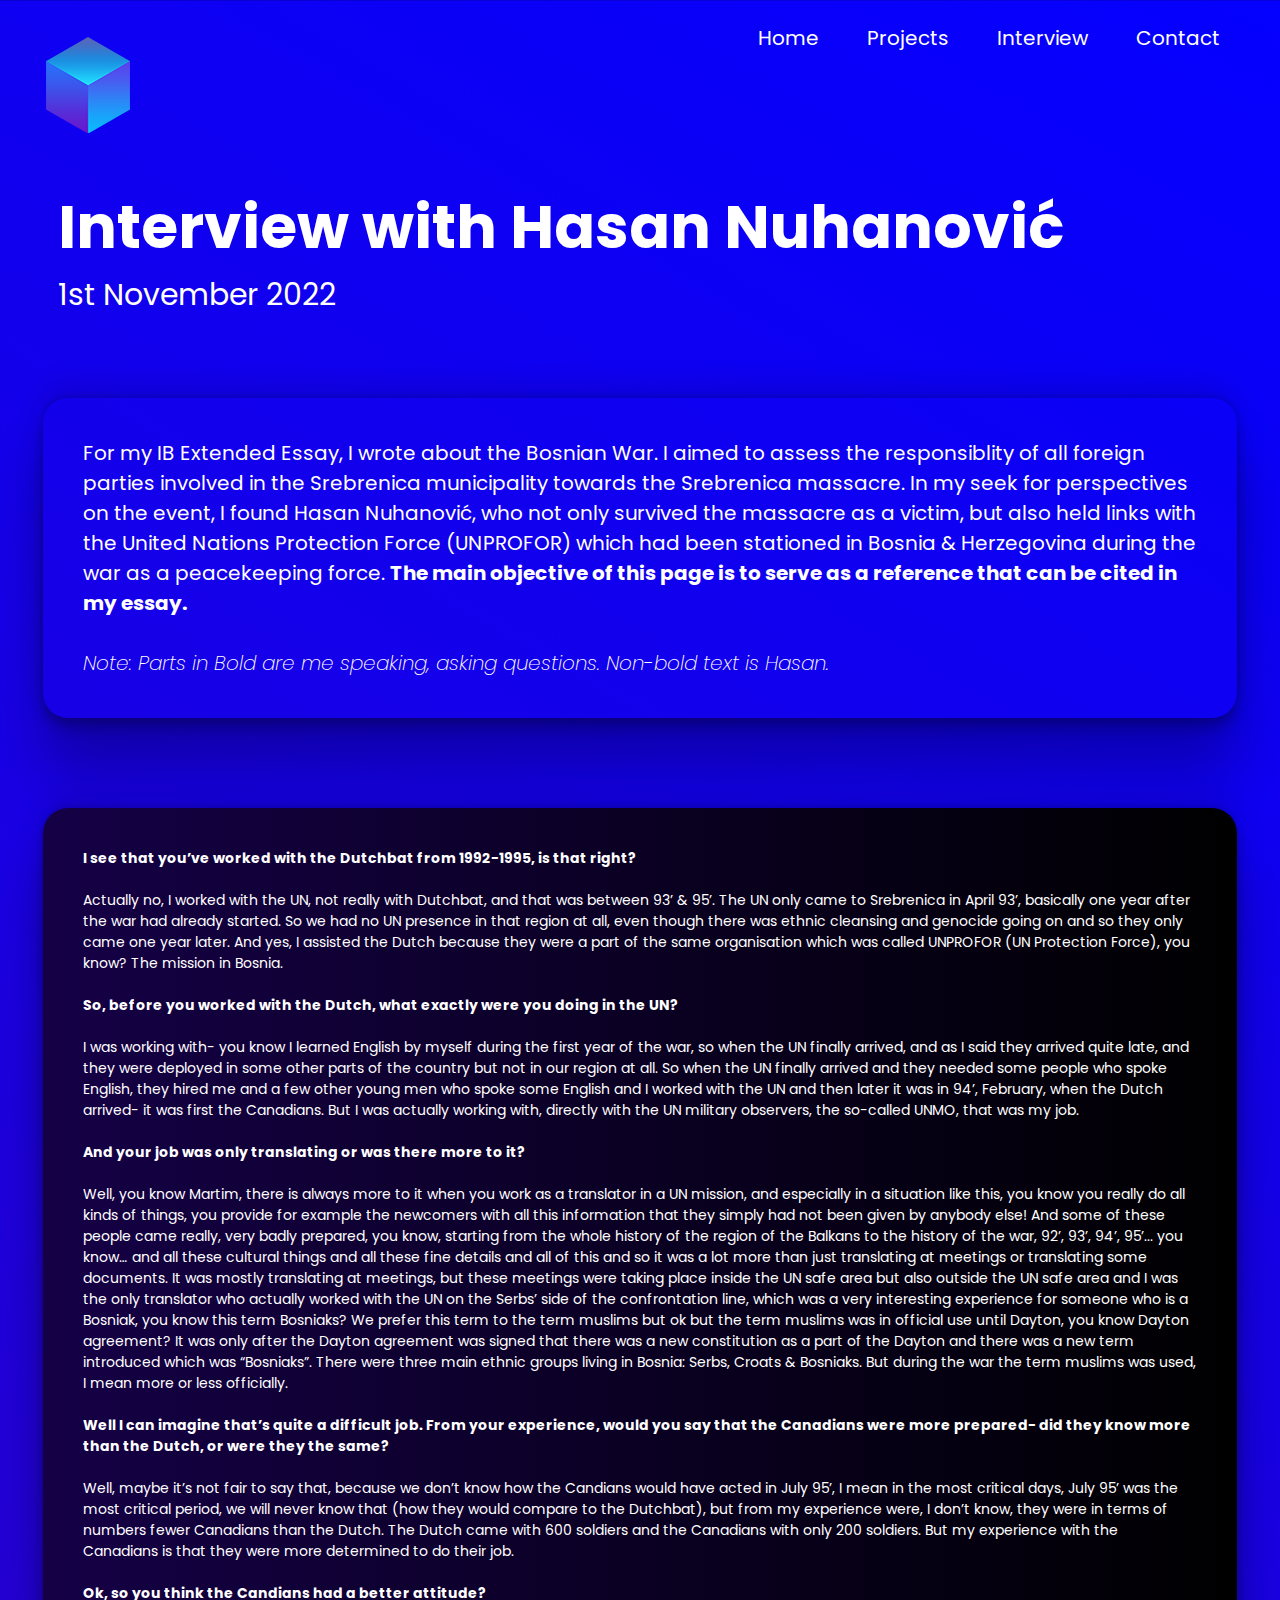
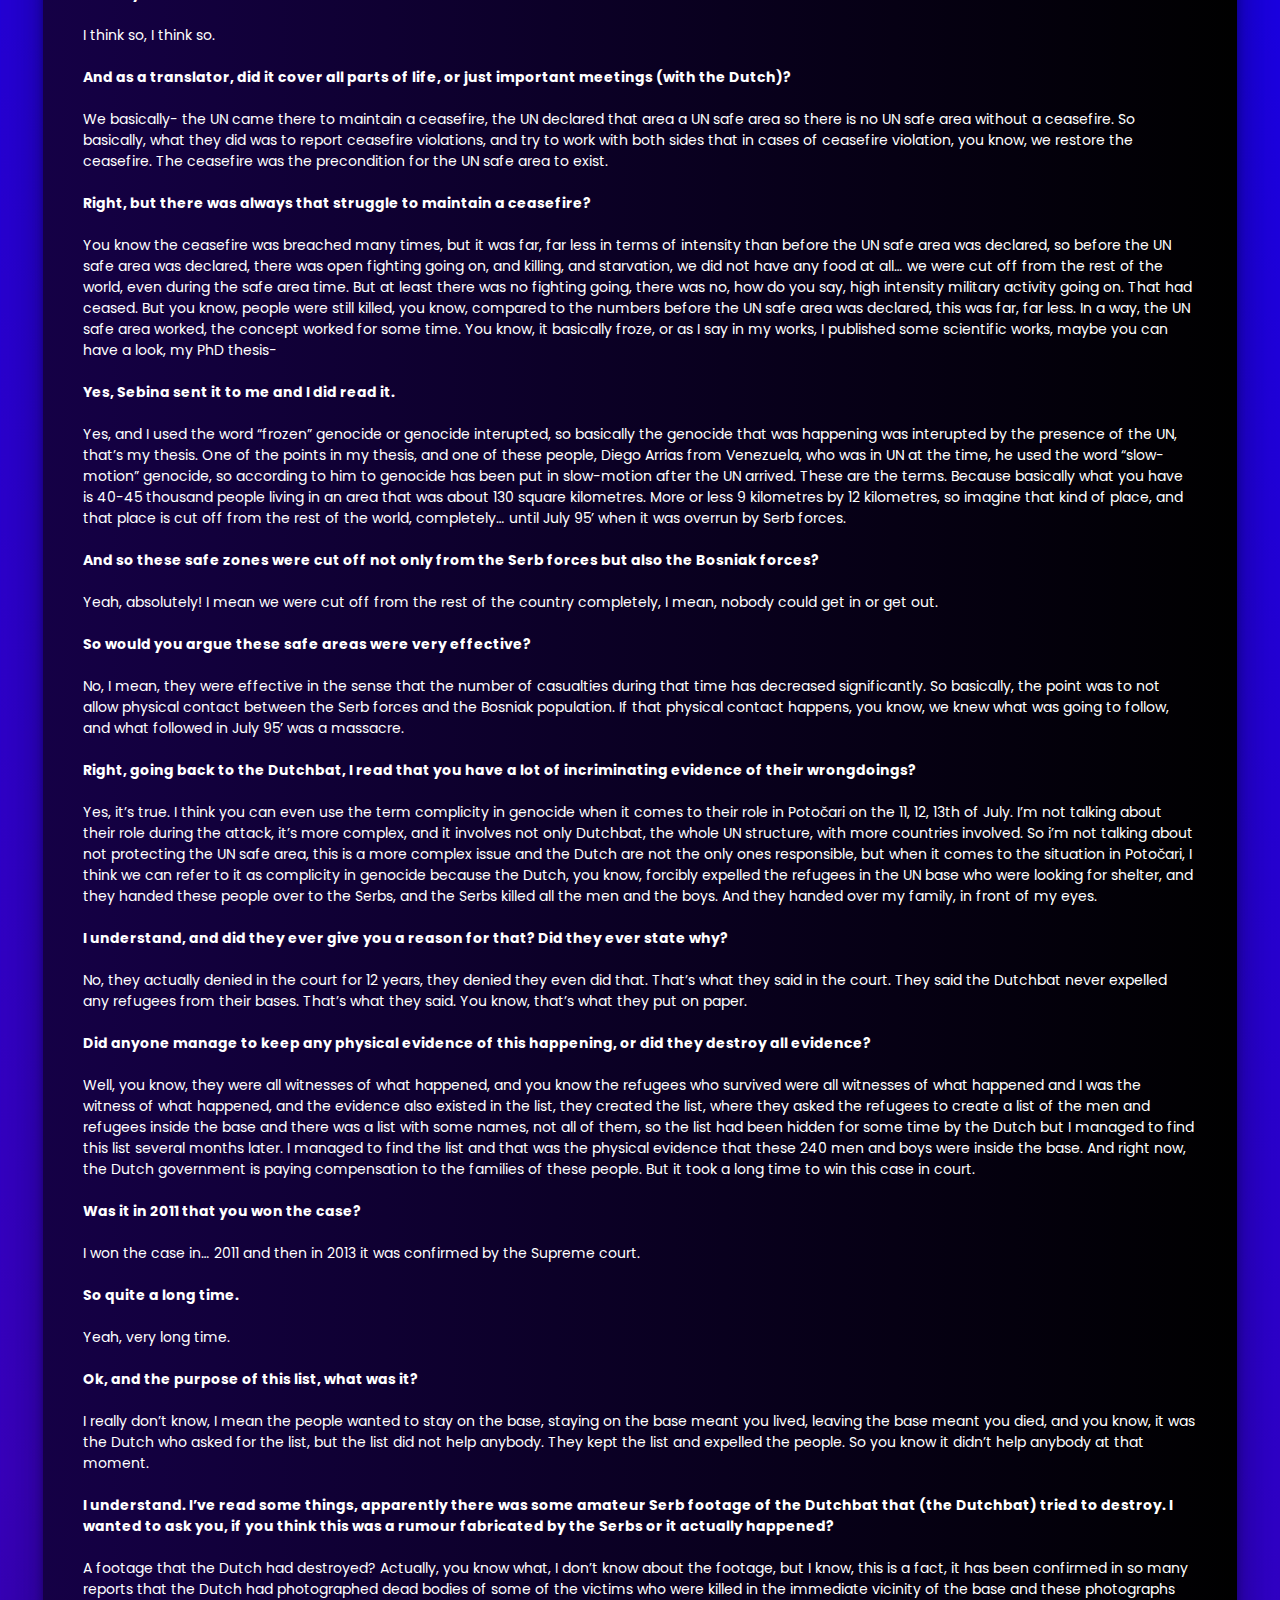
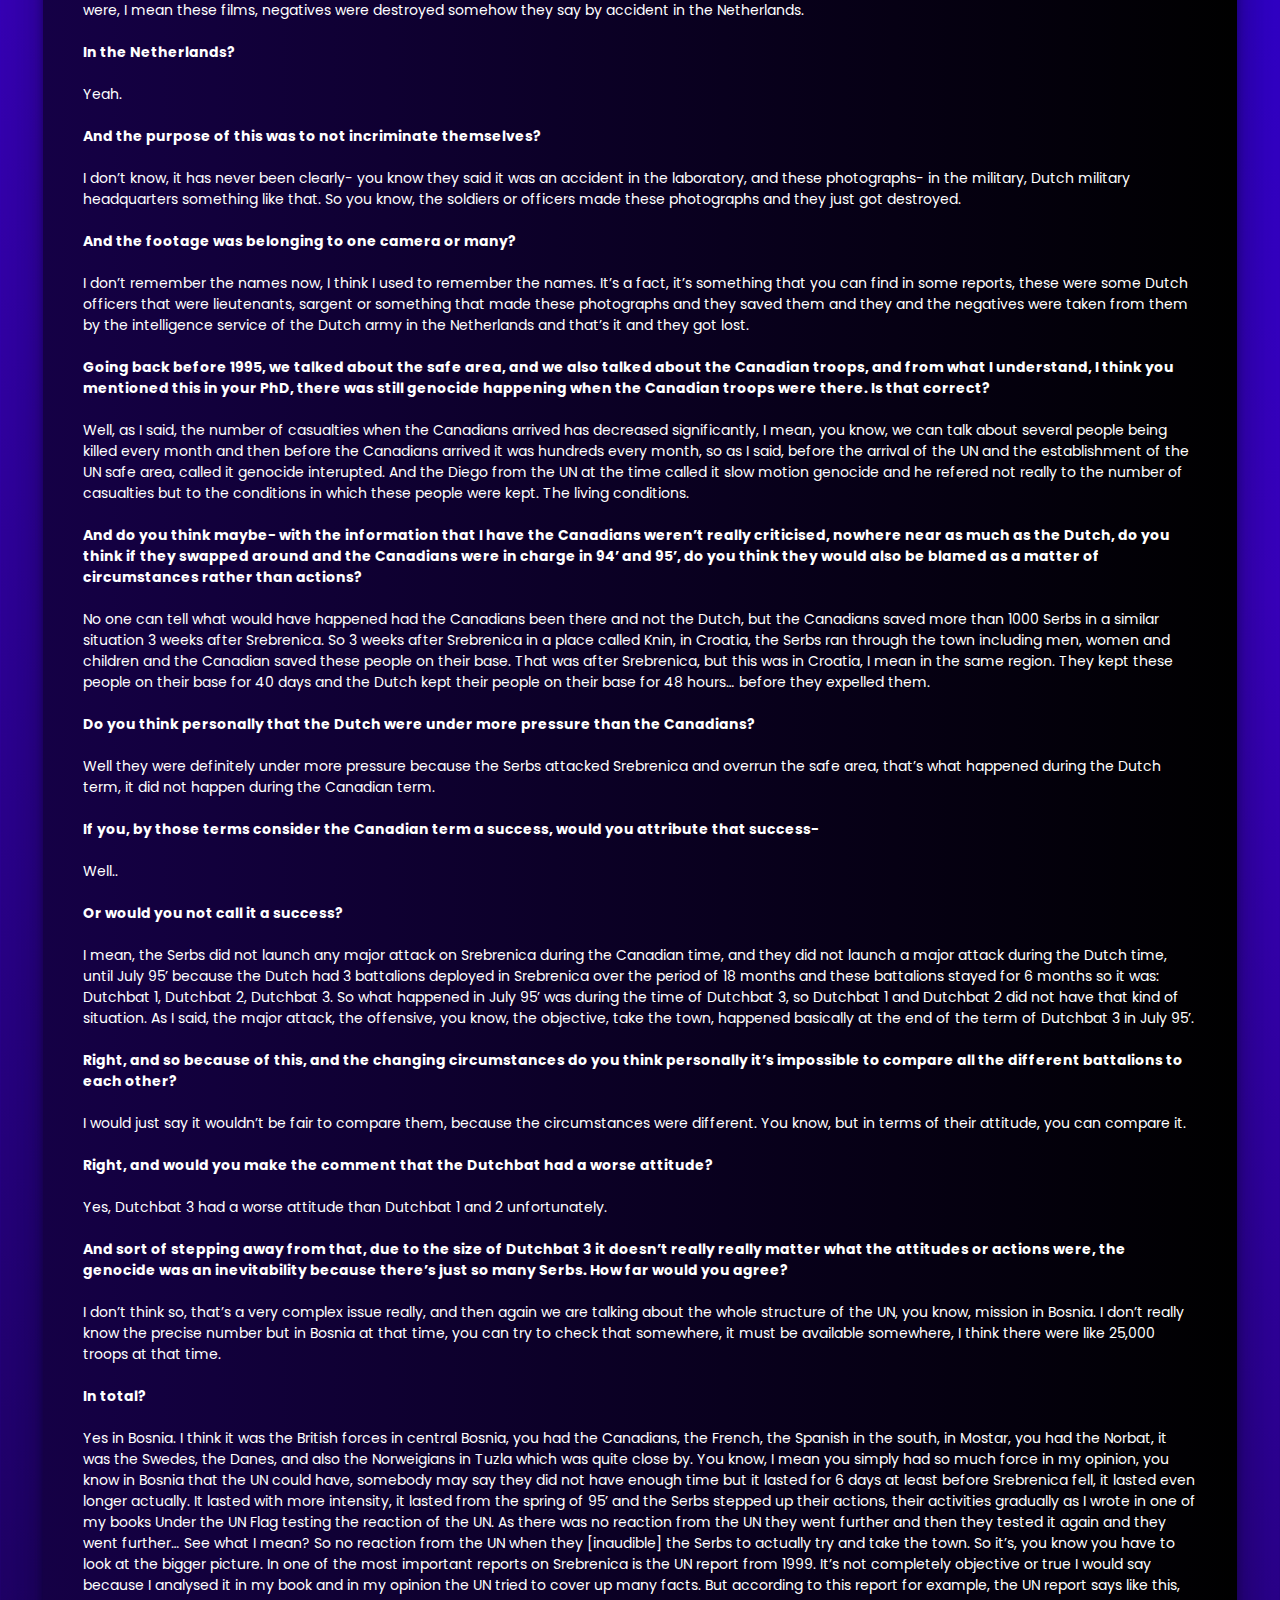
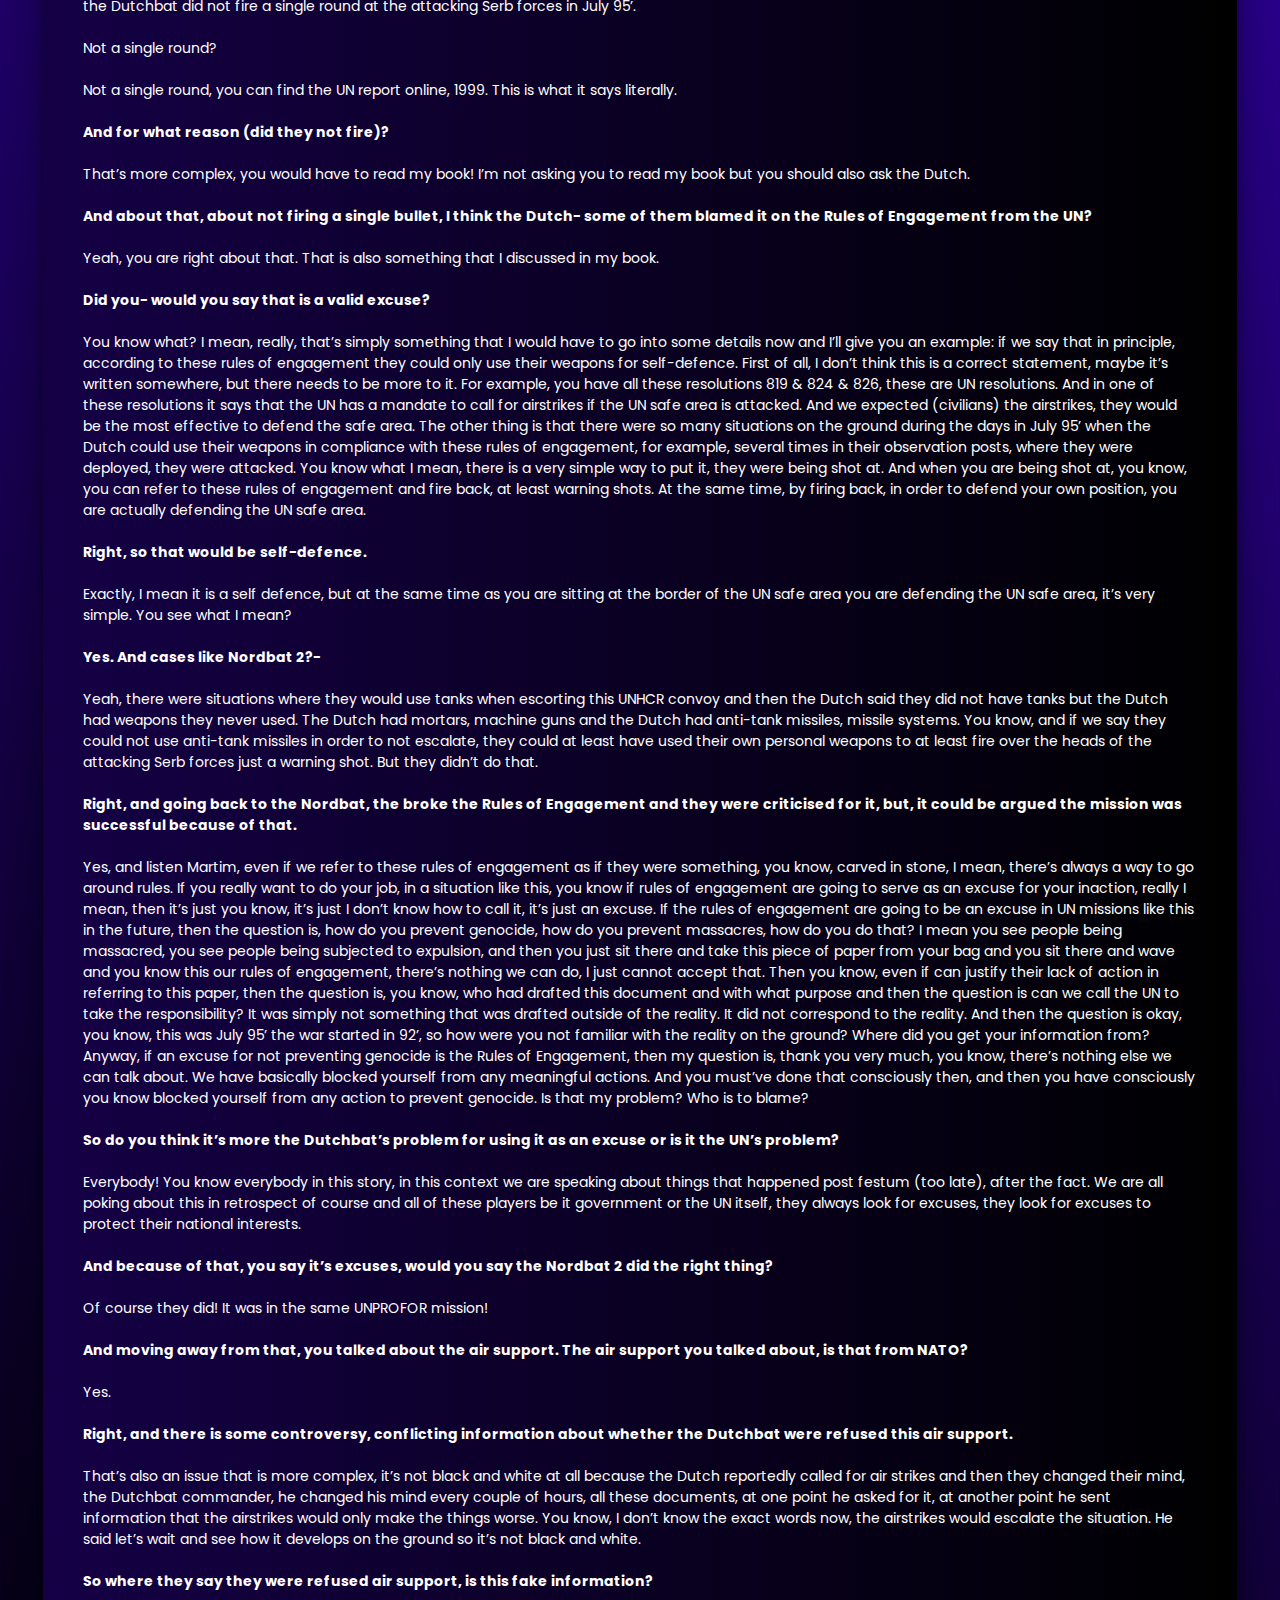
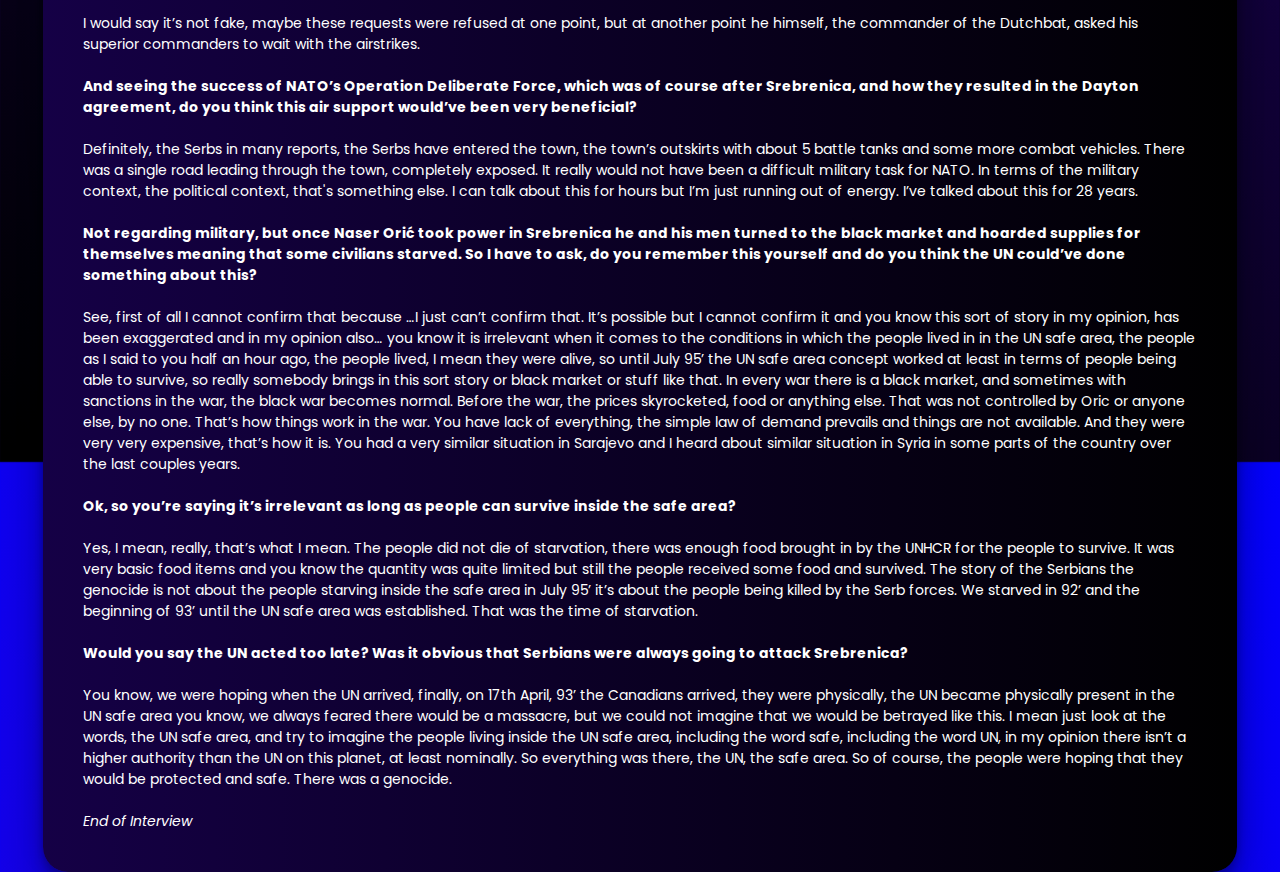
<file: interview.html>
<!DOCTYPE html>
<html>

<head>
    <meta name="viewport" content="with=device-width, initial-scale=1.0">
    <title>Interview with Hasan Nuhanovic</title>
    <link rel="stylesheet" href="style.css">
    <link rel="preconnect" href="https://fonts.googleapis.com">
    <link rel="preconnect" href="https://fonts.gstatic.com" crossorigin>
    <link href="https://fonts.googleapis.com/css2?family=Poppins:wght@200;300;400;600;700&display=swap"
        rel="stylesheet">
</head>

<body class="interviewpage">
    <section class="headerI">
        <nav>

            <div class="logo">
                <img src="pics/cubeee.png" alt="Logo" width="100" height="100">
            </div>

            <div class="links">
                <i class="fa fa-times"></i>
                <ul>
                    <li><a href="index.html">Home</a></li>
                    <li><a href="">Projects</a></li>
                    <li><a href="">Interview</a></li>
                    <li><a href="">Contact</a></li>
                </ul>
                <i class="fa fa-bars"></i>
        </nav>
        <div class="titleI">
            <h1>Interview with Hasan Nuhanović</h1>
            <p>1st November 2022</p>
        </div>
    </section>
    <section class="inteviewtext">
        <div class="infoI">
            <p>For my IB Extended Essay, I wrote about the Bosnian War. I aimed to
                assess the responsiblity of all foreign parties involved in the Srebrenica municipality towards the
                Srebrenica massacre. In my seek for
                perspectives on the event, I found Hasan Nuhanović, who not only survived the massacre as a victim,
                but also held links with the United Nations Protection Force (UNPROFOR) which had been stationed in
                Bosnia & Herzegovina
                during the war as a peacekeeping force. <b> The main objective of this page is to serve as a reference
                    that can be cited in my essay.</b>

            </p>
            <br>
            <h1><i>Note: Parts in Bold are me speaking, asking questions. Non-bold text is Hasan.</i></h1>
        </div>

        <div class="interview">
            <p>
                <b>I see that you’ve worked with the Dutchbat from 1992-1995, is that right?
                </b>
                <br><br>
                Actually no, I worked with the UN, not really with Dutchbat, and that was between 93’ & 95’. The UN only
                came to Srebrenica in April 93’, basically one year after the war had already started. So we had no UN
                presence in that region at all, even though there was ethnic cleansing and genocide going on and so they
                only came one year later. And yes, I assisted the Dutch because they were a part of the same
                organisation which was called UNPROFOR (UN Protection Force), you know? The mission in Bosnia.
                <br><br><b>So, before you worked with the Dutch, what exactly were you doing in the UN?
                </b><br><br>I was working with- you know I learned English by myself during the first year of the war,
                so when the UN finally arrived, and as I said they arrived quite late, and they were deployed in some
                other parts of the country but not in our region at all. So when the UN finally arrived and they needed
                some people who spoke English, they hired me and a few other young men who spoke some English and I
                worked with the UN and then later it was in 94’, February, when the Dutch arrived- it was first the
                Canadians. But I was actually working with, directly with the UN military observers, the so-called UNMO,
                that was my job.
                <br><br><b>And your job was only translating or was there more to it?
                </b><br><br>Well, you know Martim, there is always more to it when you work as a translator in a UN
                mission, and especially in a situation like this, you know you really do all kinds of things, you
                provide for example the newcomers with all this information that they simply had not been given by
                anybody else! And some of these people came really, very badly prepared, you know, starting from the
                whole history of the region of the Balkans to the history of the war, 92’, 93’, 94’, 95’... you know…
                and all these cultural things and all these fine details and all of this and so it was a lot more than
                just translating at meetings or translating some documents. It was mostly translating at meetings, but
                these meetings were taking place inside the UN safe area but also outside the UN safe area and I was the
                only translator who actually worked with the UN on the Serbs’ side of the confrontation line, which was
                a very interesting experience for someone who is a Bosniak, you know this term Bosniaks? We prefer this
                term to the term muslims but ok but the term muslims was in official use until Dayton, you know Dayton
                agreement? It was only after the Dayton agreement was signed that there was a new constitution as a part
                of the Dayton and there was a new term introduced which was “Bosniaks”. There were three main ethnic
                groups living in Bosnia: Serbs, Croats & Bosniaks. But during the war the term muslims was used, I mean
                more or less officially.
                <br><br><b>Well I can imagine that’s quite a difficult job. From your experience, would you say that the
                    Canadians were more prepared- did they know more than the Dutch, or were they the same?
                </b><br><br>Well, maybe it’s not fair to say that, because we don’t know how the Candians would have
                acted in July 95’, I mean in the most critical days, July 95’ was the most critical period, we will
                never know that (how they would compare to the Dutchbat), but from my experience were, I don’t know,
                they were in terms of numbers fewer Canadians than the Dutch. The Dutch came with 600 soldiers and the
                Canadians with only 200 soldiers. But my experience with the Canadians is that they were more determined
                to do their job.
                <br><br><b>Ok, so you think the Candians had a better attitude?
                </b><br><br>I think so, I think so.<br><br>
                <b>And as a translator, did it cover all parts of life, or just important meetings (with the Dutch)?
                </b><br><br>We basically- the UN came there to maintain a ceasefire, the UN declared that area a UN safe
                area so there is no UN safe area without a ceasefire. So basically, what they did was to report
                ceasefire violations, and try to work with both sides that in cases of ceasefire violation, you know, we
                restore the ceasefire. The ceasefire was the precondition for the UN safe area to exist.
                <br><br><b>Right, but there was always that struggle to maintain a ceasefire?
                </b><br><br>You know the ceasefire was breached many times, but it was far, far less in terms of
                intensity than before the UN safe area was declared, so before the UN safe area was declared, there was
                open fighting going on, and killing, and starvation, we did not have any food at all… we were cut off
                from the rest of the world, even during the safe area time. But at least there was no fighting going,
                there was no, how do you say, high intensity military activity going on. That had ceased. But you know,
                people were still killed, you know, compared to the numbers before the UN safe area was declared, this
                was far, far less. In a way, the UN safe area worked, the concept worked for some time. You know, it
                basically froze, or as I say in my works, I published some scientific works, maybe you can have a look,
                my PhD thesis-
                <br><br><b>Yes, Sebina sent it to me and I did read it.
                </b><br><br>Yes, and I used the word “frozen” genocide or genocide interupted, so basically the genocide
                that was happening was interupted by the presence of the UN, that’s my thesis. One of the points in my
                thesis, and one of these people, Diego Arrias from Venezuela, who was in UN at the time, he used the
                word “slow-motion” genocide, so according to him to genocide has been put in slow-motion after the UN
                arrived. These are the terms. Because basically what you have is 40-45 thousand people living in an area
                that was about 130 square kilometres. More or less 9 kilometres by 12 kilometres, so imagine that kind
                of place, and that place is cut off from the rest of the world, completely… until July 95’ when it was
                overrun by Serb forces.<br><br><b>And so these safe zones were cut off not only from the Serb forces but
                    also the Bosniak forces?
                </b><br><br>Yeah, absolutely! I mean we were cut off from the rest of the country completely, I mean,
                nobody could get in or get out.
                <br><br><b>So would you argue these safe areas were very effective?
                </b><br><br>No, I mean, they were effective in the sense that the number of casualties during that time
                has decreased significantly. So basically, the point was to not allow physical contact between the Serb
                forces and the Bosniak population. If that physical contact happens, you know, we knew what was going to
                follow, and what followed in July 95’ was a massacre.
                <br><br><b>Right, going back to the Dutchbat, I read that you have a lot of incriminating evidence of
                    their wrongdoings?
                </b><br><br>Yes, it’s true. I think you can even use the term complicity in genocide when it comes to
                their role in Potočari on the 11, 12, 13th of July. I’m not talking about their role during the attack,
                it’s more complex, and it involves not only Dutchbat, the whole UN structure, with more countries
                involved. So i’m not talking about not protecting the UN safe area, this is a more complex issue and the
                Dutch are not the only ones responsible, but when it comes to the situation in Potočari, I think we can
                refer to it as complicity in genocide because the Dutch, you know, forcibly expelled the refugees in the
                UN base who were looking for shelter, and they handed these people over to the Serbs, and the Serbs
                killed all the men and the boys. And they handed over my family, in front of my eyes.
                <br><br><b>I understand, and did they ever give you a reason for that? Did they ever state why?
                </b><br><br>No, they actually denied in the court for 12 years, they denied they even did that. That’s
                what they said in the court. They said the Dutchbat never expelled any refugees from their bases. That’s
                what they said. You know, that’s what they put on paper.
                <br><br><b>Did anyone manage to keep any physical evidence of this happening, or did they destroy all
                    evidence?
                </b><br><br>Well, you know, they were all witnesses of what happened, and you know the refugees who
                survived were all witnesses of what happened and I was the witness of what happened, and the evidence
                also existed in the list, they created the list, where they asked the refugees to create a list of the
                men and refugees inside the base and there was a list with some names, not all of them, so the list had
                been hidden for some time by the Dutch but I managed to find this list several months later. I managed
                to find the list and that was the physical evidence that these 240 men and boys were inside the base.
                And right now, the Dutch government is paying compensation to the families of these people. But it took
                a long time to win this case in court.
                <br><br><b>Was it in 2011 that you won the case?
                </b><br><br>I won the case in… 2011 and then in 2013 it was confirmed by the Supreme court.
                <br><br><b>So quite a long time.
                </b><br><br>Yeah, very long time.
                <br><br><b>Ok, and the purpose of this list, what was it?
                </b><br><br>I really don’t know, I mean the people wanted to stay on the base, staying on the base meant
                you lived, leaving the base meant you died, and you know, it was the Dutch who asked for the list, but
                the list did not help anybody. They kept the list and expelled the people. So you know it didn’t help
                anybody at that moment.
                <br><br><b>I understand. I’ve read some things, apparently there was some amateur Serb footage of the
                    Dutchbat that (the Dutchbat) tried to destroy. I wanted to ask you, if you think this was a rumour
                    fabricated by the Serbs or it actually happened?
                </b><br><br>A footage that the Dutch had destroyed? Actually, you know what, I don’t know about the
                footage, but I know, this is a fact, it has been confirmed in so many reports that the Dutch had
                photographed dead bodies of some of the victims who were killed in the immediate vicinity of the base
                and these photographs were, I mean these films, negatives were destroyed somehow they say by accident in
                the Netherlands.
                <br><br><b>In the Netherlands?
                </b><br><br>Yeah.
                <br><br><b>And the purpose of this was to not incriminate themselves?
                </b><br><br>I don’t know, it has never been clearly- you know they said it was an accident in the
                laboratory, and these photographs- in the military, Dutch military headquarters something like that. So
                you know, the soldiers or officers made these photographs and they just got destroyed.
                <br><br><b>And the footage was belonging to one camera or many?
                </b><br><br>I don’t remember the names now, I think I used to remember the names. It’s a fact, it’s
                something that you can find in some reports, these were some Dutch officers that were lieutenants,
                sargent or something that made these photographs and they saved them and they and the negatives were
                taken from them by the intelligence service of the Dutch army in the Netherlands and that’s it and they
                got lost.
                <br><br><b>Going back before 1995, we talked about the safe area, and we also talked about the Canadian
                    troops, and from what I understand, I think you mentioned this in your PhD, there was still genocide
                    happening when the Canadian troops were there. Is that correct?
                </b><br><br>Well, as I said, the number of casualties when the Canadians arrived has decreased
                significantly, I mean, you know, we can talk about several people being killed every month and then
                before the Canadians arrived it was hundreds every month, so as I said, before the arrival of the UN and
                the establishment of the UN safe area, called it genocide interupted. And the Diego from the UN at the
                time called it slow motion genocide and he refered not really to the number of casualties but to the
                conditions in which these people were kept. The living conditions.
                <br><br><b>And do you think maybe- with the information that I have the Canadians weren’t really
                    criticised, nowhere near as much as the Dutch, do you think if they swapped around and the Canadians
                    were in charge in 94’ and 95’, do you think they would also be blamed as a matter of circumstances
                    rather than actions?
                </b><br><br>No one can tell what would have happened had the Canadians been there and not the Dutch, but
                the Canadians saved more than 1000 Serbs in a similar situation 3 weeks after Srebrenica. So 3 weeks
                after Srebrenica in a place called Knin, in Croatia, the Serbs ran through the town including men, women
                and children and the Canadian saved these people on their base. That was after Srebrenica, but this was
                in Croatia, I mean in the same region. They kept these people on their base for 40 days and the Dutch
                kept their people on their base for 48 hours… before they expelled them.
                <br><br><b>Do you think personally that the Dutch were under more pressure than the Canadians?
                </b><br><br>Well they were definitely under more pressure because the Serbs attacked Srebrenica and
                overrun the safe area, that’s what happened during the Dutch term, it did not happen during the Canadian
                term.
                <br><br><b>If you, by those terms consider the Canadian term a success, would you attribute that
                    success-
                </b><br><br>Well..<br><br>
                <b>Or would you not call it a success?
                </b><br><br>I mean, the Serbs did not launch any major attack on Srebrenica during the Canadian time,
                and they did not launch a major attack during the Dutch time, until July 95’ because the Dutch had 3
                battalions deployed in Srebrenica over the period of 18 months and these battalions stayed for 6 months
                so it was: Dutchbat 1, Dutchbat 2, Dutchbat 3. So what happened in July 95’ was during the time of
                Dutchbat 3, so Dutchbat 1 and Dutchbat 2 did not have that kind of situation. As I said, the major
                attack, the offensive, you know, the objective, take the town, happened basically at the end of the term
                of Dutchbat 3 in July 95’.<br><br><b>Right, and so because of this, and the changing circumstances do
                    you think personally it’s impossible to compare all the different battalions to each other?
                </b><br><br>I would just say it wouldn’t be fair to compare them, because the circumstances were
                different. You know, but in terms of their attitude, you can compare it.
                <br><br><b>Right, and would you make the comment that the Dutchbat had a worse attitude?
                </b><br><br>Yes, Dutchbat 3 had a worse attitude than Dutchbat 1 and 2 unfortunately.
                <br><br><b>And sort of stepping away from that, due to the size of Dutchbat 3 it doesn’t really really
                    matter what the attitudes or actions were, the genocide was an inevitability because there’s just so
                    many Serbs. How far would you agree?
                </b><br><br>I don’t think so, that’s a very complex issue really, and then again we are talking about
                the whole structure of the UN, you know, mission in Bosnia. I don’t really know the precise number but
                in Bosnia at that time, you can try to check that somewhere, it must be available somewhere, I think
                there were like 25,000 troops at that time.
                <br><br><b>In total?
                </b><br><br>Yes in Bosnia. I think it was the British forces in central Bosnia, you had the Canadians,
                the French, the Spanish in the south, in Mostar, you had the Norbat, it was the Swedes, the Danes, and
                also the Norweigians in Tuzla which was quite close by. You know, I mean you simply had so much force in
                my opinion, you know in Bosnia that the UN could have, somebody may say they did not have enough time
                but it lasted for 6 days at least before Srebrenica fell, it lasted even longer actually. It lasted with
                more intensity, it lasted from the spring of 95’ and the Serbs stepped up their actions, their
                activities gradually as I wrote in one of my books Under the UN Flag testing the reaction of the UN. As
                there was no reaction from the UN they went further and then they tested it again and they went further…
                See what I mean? So no reaction from the UN when they [inaudible] the Serbs to actually try and take the
                town. So it’s, you know you have to look at the bigger picture. In one of the most important reports on
                Srebrenica is the UN report from 1999. It’s not completely objective or true I would say because I
                analysed it in my book and in my opinion the UN tried to cover up many facts. But according to this
                report for example, the UN report says like this, the Dutchbat did not fire a single round at the
                attacking Serb forces in July 95’.
                <br><br><b></b>Not a single round?
                <br><br>Not a single round, you can find the UN report online, 1999. This is what it says literally.
                <br><br><b>And for what reason (did they not fire)?
                </b><br><br>That’s more complex, you would have to read my book! I’m not asking you to read my book but
                you should also ask the Dutch.
                <br><br><b>And about that, about not firing a single bullet, I think the Dutch- some of them blamed it
                    on the Rules of Engagement from the UN?
                </b><br><br>Yeah, you are right about that. That is also something that I discussed in my book.
                <br><br><b>Did you- would you say that is a valid excuse?
                </b><br><br>You know what? I mean, really, that’s simply something that I would have to go into some
                details now and I’ll give you an example: if we say that in principle, according to these rules of
                engagement they could only use their weapons for self-defence. First of all, I don’t think this is a
                correct statement, maybe it’s written somewhere, but there needs to be more to it. For example, you have
                all these resolutions 819 & 824 & 826, these are UN resolutions. And in one of these resolutions it says
                that the UN has a mandate to call for airstrikes if the UN safe area is attacked. And we expected
                (civilians) the airstrikes, they would be the most effective to defend the safe area. The other thing is
                that there were so many situations on the ground during the days in July 95’ when the Dutch could use
                their weapons in compliance with these rules of engagement, for example, several times in their
                observation posts, where they were deployed, they were attacked. You know what I mean, there is a very
                simple way to put it, they were being shot at. And when you are being shot at, you know, you can refer
                to these rules of engagement and fire back, at least warning shots. At the same time, by firing back, in
                order to defend your own position, you are actually defending the UN safe area.
                <br><br><b>Right, so that would be self-defence.
                </b><br><br>Exactly, I mean it is a self defence, but at the same time as you are sitting at the border
                of the UN safe area you are defending the UN safe area, it’s very simple. You see what I mean?
                <br><br><b>Yes. And cases like Nordbat 2?-
                </b><br><br>Yeah, there were situations where they would use tanks when escorting this UNHCR convoy and
                then the Dutch said they did not have tanks but the Dutch had weapons they never used. The Dutch had
                mortars, machine guns and the Dutch had anti-tank missiles, missile systems. You know, and if we say
                they could not use anti-tank missiles in order to not escalate, they could at least have used their own
                personal weapons to at least fire over the heads of the attacking Serb forces just a warning shot. But
                they didn’t do that.
                <br><br><b>Right, and going back to the Nordbat, the broke the Rules of Engagement and they were
                    criticised for it, but, it could be argued the mission was successful because of that.
                </b><br><br>Yes, and listen Martim, even if we refer to these rules of engagement as if they were
                something, you know, carved in stone, I mean, there’s always a way to go around rules. If you really
                want to do your job, in a situation like this, you know if rules of engagement are going to serve as an
                excuse for your inaction, really I mean, then it’s just you know, it’s just I don’t know how to call it,
                it’s just an excuse. If the rules of engagement are going to be an excuse in UN missions like this in
                the future, then the question is, how do you prevent genocide, how do you prevent massacres, how do you
                do that? I mean you see people being massacred, you see people being subjected to expulsion, and then
                you just sit there and take this piece of paper from your bag and you sit there and wave and you know
                this our rules of engagement, there’s nothing we can do, I just cannot accept that. Then you know, even
                if can justify their lack of action in referring to this paper, then the question is, you know, who had
                drafted this document and with what purpose and then the question is can we call the UN to take the
                responsibility? It was simply not something that was drafted outside of the reality. It did not
                correspond to the reality. And then the question is okay, you know, this was July 95’ the war started in
                92’, so how were you not familiar with the reality on the ground? Where did you get your information
                from? Anyway, if an excuse for not preventing genocide is the Rules of Engagement, then my question is,
                thank you very much, you know, there’s nothing else we can talk about. We have basically blocked
                yourself from any meaningful actions. And you must’ve done that consciously then, and then you have
                consciously you know blocked yourself from any action to prevent genocide. Is that my problem? Who is to
                blame?
                <br><br><b>So do you think it’s more the Dutchbat’s problem for using it as an excuse or is it the UN’s
                    problem?
                </b><br><br>Everybody! You know everybody in this story, in this context we are speaking about things
                that happened post festum (too late), after the fact. We are all poking about this in retrospect of
                course and all of these players be it government or the UN itself, they always look for excuses, they
                look for excuses to protect their national interests.
                <br><br><b>And because of that, you say it’s excuses, would you say the Nordbat 2 did the right thing?
                </b><br><br>Of course they did! It was in the same UNPROFOR mission!
                <br><br><b>And moving away from that, you talked about the air support. The air support you talked
                    about, is that from NATO?
                </b><br><br>Yes.<br><br><b>Right, and there is some controversy, conflicting information about whether
                    the Dutchbat were refused this air support.
                </b><br><br>That’s also an issue that is more complex, it’s not black and white at all because the Dutch
                reportedly called for air strikes and then they changed their mind, the Dutchbat commander, he changed
                his mind every couple of hours, all these documents, at one point he asked for it, at another point he
                sent information that the airstrikes would only make the things worse. You know, I don’t know the exact
                words now, the airstrikes would escalate the situation. He said let’s wait and see how it develops on
                the ground so it’s not black and white.
                <br><br><b>So where they say they were refused air support, is this fake information?
                </b><br><br>I would say it’s not fake, maybe these requests were refused at one point, but at another
                point he himself, the commander of the Dutchbat, asked his superior commanders to wait with the
                airstrikes.
                <br><br><b>And seeing the success of NATO’s Operation Deliberate Force, which was of course after
                    Srebrenica, and how they resulted in the Dayton agreement, do you think this air support would’ve
                    been very beneficial?
                </b><br><br>Definitely, the Serbs in many reports, the Serbs have entered the town, the town’s outskirts
                with about 5 battle tanks and some more combat vehicles. There was a single road leading through the
                town, completely exposed. It really would not have been a difficult military task for NATO. In terms of
                the military context, the political context, that's something else. I can talk about this for hours but
                I’m just running out of energy. I’ve talked about this for 28 years.
                <br><br><b>Not regarding military, but once Naser Orić took power in Srebrenica he and his men turned to
                    the black market and hoarded supplies for themselves meaning that some civilians starved. So I have
                    to ask, do you remember this yourself and do you think the UN could’ve done something about this?
                </b><br><br>See, first of all I cannot confirm that because …I just can’t confirm that. It’s possible
                but I cannot confirm it and you know this sort of story in my opinion, has been exaggerated and in my
                opinion also… you know it is irrelevant when it comes to the conditions in which the people lived in in
                the UN safe area, the people as I said to you half an hour ago, the people lived, I mean they were
                alive, so until July 95’ the UN safe area concept worked at least in terms of people being able to
                survive, so really somebody brings in this sort story or black market or stuff like that. In every war
                there is a black market, and sometimes with sanctions in the war, the black war becomes normal. Before
                the war, the prices skyrocketed, food or anything else. That was not controlled by Oric or anyone else,
                by no one. That’s how things work in the war. You have lack of everything, the simple law of demand
                prevails and things are not available. And they were very very expensive, that’s how it is. You had a
                very similar situation in Sarajevo and I heard about similar situation in Syria in some parts of the
                country over the last couples years.
                <br><br><b>Ok, so you’re saying it’s irrelevant as long as people can survive inside the safe area?
                </b><br><br>Yes, I mean, really, that’s what I mean. The people did not die of starvation, there was
                enough food brought in by the UNHCR for the people to survive. It was very basic food items and you know
                the quantity was quite limited but still the people received some food and survived. The story of the
                Serbians the genocide is not about the people starving inside the safe area in July 95’ it’s about the
                people being killed by the Serb forces. We starved in 92’ and the beginning of 93’ until the UN safe
                area was established. That was the time of starvation.
                <br><br><b>Would you say the UN acted too late? Was it obvious that Serbians were always going to attack
                    Srebrenica?
                </b><br><br>You know, we were hoping when the UN arrived, finally, on 17th April, 93’ the Canadians
                arrived, they were physically, the UN became physically present in the UN safe area you know, we always
                feared there would be a massacre, but we could not imagine that we would be betrayed like this. I mean
                just look at the words, the UN safe area, and try to imagine the people living inside the UN safe area,
                including the word safe, including the word UN, in my opinion there isn’t a higher authority than the UN
                on this planet, at least nominally. So everything was there, the UN, the safe area. So of course, the
                people were hoping that they would be protected and safe. There was a genocide.
                <br><br><i>End of Interview</i>



            </p>
        </div>

        <!---will need to use nested divs here---->


    </section>

</body>







</html>
</file>
<file: style.css>
* {
    margin: 0;
    padding: 0;
    font-family: 'Poppins', sans-serif;
}

.header {
    min-height: 100vh;
    width: 100%;
    background-image: linear-gradient(30deg, rgb(255, 0, 212), rgb(255, 238, 0));
}

.headerI {
   
    width: 100%;
}

nav {
    display: flex;
    padding: 1% 3%;
    justify-content: space-between;
    align-items: center;
}

.logo {
    position: absolute;
    margin-top: 100px;
}

.logo:hover {
    animation: shake 0.25s;
    animation-iteration-count: infinite;
}

@keyframes shake {
    0% {
        transform: rotate(0deg);
    }

    25% {
        transform: rotate(5deg);
    }

    50% {
        transform: rotate(0eg);
    }

    75% {
        transform: rotate(-5deg);
    }

    100% {
        transform: rotate(0deg);
    }
}

.links {
    flex: 1;
    text-align: right;
}

.links ul li {
    list-style: none;
    display: inline-block;
    padding: 10px 22px;
    position: relative;
}

.links ul li a {
    color: white;
    text-decoration: none;
    font-size: 20px;
    font-family: Poppins;
}

.links ul li::after {
    content: "";
    width: 0%;
    height: 2px;
    background: white;
    display: block;
    margin: auto;
    transition: 0.4s;
}

.links ul li:hover::after {
    width: 100%;
}

.title {

    width: 90%;
    color: white;
    position: absolute;
    top: 50%;
    left: 50%;
    transform: translate(-50%, -50%);
}

.titleI {

    width: 90%;
    color: white;
    position: absolute;
    top: 250px;
    left: 45%;
    transform: translate(-50%, -50%);
}

.title h1 {
    margin-left: 10%;
    font-size: 60px;
}

.title p {
    margin-left: 10%;
    font-size: 30px;
}

.titleI h1 {
    margin-left: 5%;
    font-size: 60px;
}

.titleI p {
    margin-left: 5%;
    font-size: 30px;
}

.fade-text {
    color: white;
}

@supports (background-clip: text) {
    .fade-text {
        background-image: linear-gradient(60deg, #E21143, #FFB03A);
        background-clip: text;
        color: transparent;
    }
}

.disclaimer {
    position: absolute;
    bottom: 10px;
    left: 20px;
    color: white;
    font-size:10px;
}

nav .fa {
    display: none;
}

/*
.infoI {
  position:absolute;
  top: 350px;
  margin-left:5%;
  border-radius: 25px;
  width: 87%;
  padding: 40px;
  box-shadow: rgba(0, 0, 0, 0.25) 0px 54px 55px, rgba(0, 0, 0, 0.12) 0px -12px 30px, rgba(0, 0, 0, 0.12) 0px 4px 6px, rgba(0, 0, 0, 0.17) 0px 12px 13px, rgba(0, 0, 0, 0.09) 0px -3px 5px;
  font-size: 20px;
  color: white;
  }
*/


.infoI {
    position: relative;
    margin: auto;
    top:320px;
    border-radius: 25px;
    width: 87%;
    padding: 40px;
    box-shadow: rgba(0, 0, 0, 0.25) 0px 54px 55px, rgba(0, 0, 0, 0.12) 0px -12px 30px, rgba(0, 0, 0, 0.12) 0px 4px 6px, rgba(0, 0, 0, 0.17) 0px 12px 13px, rgba(0, 0, 0, 0.09) 0px -3px 5px;
    font-size: 20px;
    color: white;
}

.infoI h1 {
    font-size: 20px;
    color: white;
    font-weight: 200;
}

.interview{
    position: relative;
    margin: auto;
    top:410px;
    border-radius: 25px;
    width: 87%;
    padding: 40px;
    box-shadow: rgba(0, 0, 0, 0.25) 0px 54px 55px, rgba(0, 0, 0, 0.12) 0px -12px 30px, rgba(0, 0, 0, 0.12) 0px 4px 6px, rgba(0, 0, 0, 0.17) 0px 12px 13px, rgba(0, 0, 0, 0.09) 0px -3px 5px;
    font-size: 14px;
    font-weight: 400;
    color: white;
    background-image: linear-gradient(270deg, rgb(0, 0, 0), rgb(21, 0, 70));
    
}

.interviewpage{
    background-image: linear-gradient(30deg, rgb(0, 0, 0), rgb(56, 0, 187), rgb(4, 0, 255));
}

.interviewtext{
    width:80%;
    margin:auto;
    text-align: left;
    padding-top:100px;
}

@media(max-width: 700px) {
    .title h1 {
        font-size: 30px;
    }

    .title p {
        margin-left: 10%;
        font-size: 15px;
    }

    .links ul li {
        display: block;
    }

    .disclaimer {
        font-size: 10px;
    }

    .links {
        position: absolute;
        background: #f44336;
        height: 100vh;
        width: 200px;
        top: 0;
        right: 0;
        text-align: left;
        z-index: 2;
    }

    nav .fa {
        display: block;
        color: white;
        margin: 10px;
        font-size: 20;
        cursor: pointer;
    }
}

.row{
    display: flex;
    padding-top: 70vh; /* 600px */
    padding-left: 10%;
    align-content: left;
}

.insta{
    flex: 0 1 auto;
    border-radius: 15px;
    margin-left: 20px;
    transition: box-shadow .3s;
}

.github{
    flex: 0 1 auto;
    border-radius: 15px;
    transition: box-shadow .3s;
}

.insta:hover{
    box-shadow: rgba(0, 0, 0, 0.25) 0px 54px 55px, rgba(0, 0, 0, 0.12) 0px -12px 30px, rgba(0, 0, 0, 0.12) 0px 4px 6px, rgba(0, 0, 0, 0.17) 0px 12px 13px, rgba(0, 0, 0, 0.09) 0px -3px 5px;
}

.github:hover{
    box-shadow: rgba(0, 0, 0, 0.25) 0px 54px 55px, rgba(0, 0, 0, 0.12) 0px -12px 30px, rgba(0, 0, 0, 0.12) 0px 4px 6px, rgba(0, 0, 0, 0.17) 0px 12px 13px, rgba(0, 0, 0, 0.09) 0px -3px 5px;
}
</file>
